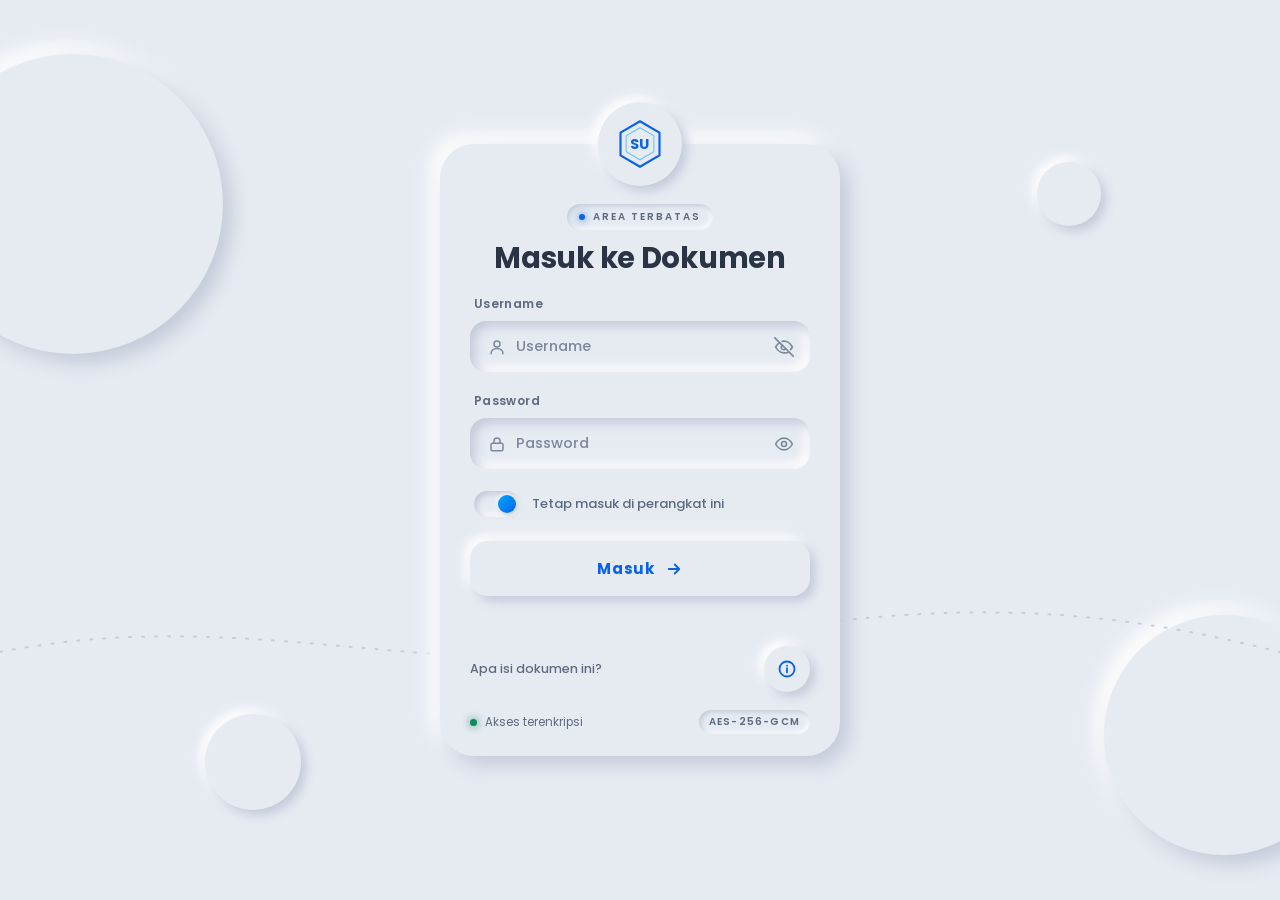
<file: index.html>
<!DOCTYPE html>
<html lang="id">
<head>
<meta charset="utf-8">
<meta name="viewport" content="width=device-width, initial-scale=1, viewport-fit=cover">
<meta name="robots" content="noindex,nofollow">
<meta name="description" content="Spesifikasi Umum 2025 - Spesifikasi Teknis Jalan dan Jembatan. Akses terbatas.">
<meta name="color-scheme" content="light dark">
<title>Area Terbatas - Spesifikasi Umum 2025</title>
<link rel="preconnect" href="https://fonts.googleapis.com"><link rel="preconnect" href="https://fonts.gstatic.com" crossorigin>
<link href="https://fonts.googleapis.com/css2?family=Poppins:wght@400;500;600;700&display=swap" rel="stylesheet">
<meta name="theme-color" content="#e6ebf2" media="(prefers-color-scheme: light)"><meta name="theme-color" content="#22262e" media="(prefers-color-scheme: dark)">
<meta name="mobile-web-app-capable" content="yes">
<meta name="apple-mobile-web-app-capable" content="yes">
<meta name="apple-mobile-web-app-title" content="Spek Umum 2025">
<meta name="apple-mobile-web-app-status-bar-style" content="black-translucent">
<link rel="manifest" href="manifest.webmanifest">
<link rel="apple-touch-icon" href="icon-192.png">
<link rel="icon" type="image/png" href="icon-192.png">
<link rel="stylesheet" href="login.css?v=dd2a94a86a">
</head>
<body>
<div class="bg" aria-hidden="true"><i class="c c1"></i><i class="c c2"></i><i class="c c3"></i><i class="c c4"></i><svg class="road" viewBox="0 0 400 120" preserveAspectRatio="none"><path d="M0 70 C80 20 140 110 220 60 S350 30 400 70"/></svg></div>

<div class="scene" id="scene"><div class="flip">
<main class="box" id="box">
<div class="emb" aria-hidden="true"><svg viewBox="0 0 48 48"><path class="hx" d="M24 3l18 10.5v21L24 45 6 34.5v-21z"/><path class="hx2" d="M24 9l12.8 7.4v14.8L24 38.6 11.2 31.2V16.4z"/><text x="24" y="29" text-anchor="middle">SU</text></svg></div>
<div class="ttl"><span class="pill"><i></i>AREA TERBATAS</span><h1>Masuk ke Dokumen</h1></div>

<form id="f" method="post" action="javascript:void(0)" autocomplete="on" novalidate>
<label for="u">Username</label>
<div class="f"><svg class="ic" width="18" height="18" viewBox="0 0 24 24" fill="none" stroke="currentColor" stroke-width="2" stroke-linecap="round" stroke-linejoin="round"><circle cx="12" cy="8" r="4"/><path d="M4 21c0-4.4 3.6-7 8-7s8 2.6 8 7"/></svg><input id="u" name="username" placeholder="Username" style="padding-right:50px" autocomplete="username" autocapitalize="none" autocorrect="off" spellcheck="false"><button type="button" class="eye" id="eyeu" aria-label="Sembunyikan username" title="Sembunyikan username"><svg width="20" height="20" viewBox="0 0 24 24" fill="none" stroke="currentColor" stroke-width="2" stroke-linecap="round" stroke-linejoin="round"><path d="M17.9 17.9A10.9 10.9 0 0 1 12 19c-6.5 0-10-7-10-7a18 18 0 0 1 4.1-5M9.9 5.2A10 10 0 0 1 12 5c6.5 0 10 7 10 7a18 18 0 0 1-2.2 3.2M1 1l22 22"/><path d="M14.1 14.1a3 3 0 1 1-4.2-4.2"/></svg></button></div>
<label for="p">Password <em id="caps" hidden>Caps Lock aktif</em></label>
<div class="f"><svg class="ic" width="18" height="18" viewBox="0 0 24 24" fill="none" stroke="currentColor" stroke-width="2" stroke-linecap="round" stroke-linejoin="round"><rect x="4" y="11" width="16" height="10" rx="2"/><path d="M8 11V8a4 4 0 018 0v3"/></svg><input id="p" name="password" placeholder="Password" style="padding-right:50px" type="password" autocomplete="current-password"><button type="button" class="eye" id="eye" aria-label="Lihat password" title="Lihat password"><svg width="20" height="20" viewBox="0 0 24 24" fill="none" stroke="currentColor" stroke-width="2" stroke-linecap="round" stroke-linejoin="round"><path d="M2 12s3.5-7 10-7 10 7 10 7-3.5 7-10 7S2 12 2 12z"/><circle cx="12" cy="12" r="3"/></svg></button></div>
<label class="keep" for="keep"><input type="checkbox" id="keep" checked><span class="sw"></span><span>Tetap masuk di perangkat ini</span></label>
<button id="go" type="submit"><span>Masuk</span><svg width="18" height="18" viewBox="0 0 24 24" fill="none" stroke="currentColor" stroke-width="2.4" stroke-linecap="round" stroke-linejoin="round"><path d="M5 12h14M13 6l6 6-6 6"/></svg></button></form>
<div id="msg" role="alert"></div>
<button id="inst" type="button"><svg width="18" height="18" viewBox="0 0 24 24" fill="none" stroke="currentColor" stroke-width="2" stroke-linecap="round" stroke-linejoin="round"><path d="M12 3v12M7 10l5 5 5-5M5 21h14"/></svg><span>Instal Aplikasi</span></button><div id="ios" role="note"></div>
<div class="flipbar"><span>Apa isi dokumen ini?</span><button type="button" class="rnd" id="info" aria-label="Lihat keterangan dokumen" title="Tentang dokumen"><svg width="20" height="20" viewBox="0 0 24 24" fill="none" stroke="currentColor" stroke-width="2.2" stroke-linecap="round" stroke-linejoin="round"><circle cx="12" cy="12" r="9"/><path d="M12 11v5M12 8h.01"/></svg></button></div>
<footer class="sec"><span class="lock"><i class="dot"></i>Akses terenkripsi</span><span class="mono">AES-256-GCM</span></footer>
</main>
<aside class="back" id="back" aria-label="Tentang dokumen" inert>
<div class="emb" aria-hidden="true"><svg viewBox="0 0 48 48"><path class="hx" d="M24 3l18 10.5v21L24 45 6 34.5v-21z"/><path class="hx2" d="M24 9l12.8 7.4v14.8L24 38.6 11.2 31.2V16.4z"/><text x="24" y="29" text-anchor="middle">SU</text></svg></div>
<div class="ttl"><span class="pill"><i></i>TENTANG DOKUMEN</span><h2>Spesifikasi Umum 2025</h2><p>Untuk Pekerjaan Konstruksi Jalan dan Jembatan</p></div>
<div class="scroll">
<p class="meta"><b>Kementerian Pekerjaan Umum</b><br>Direktorat Jenderal Bina Marga<br>SE Dirjen Bina Marga No. 07/SE/Db/2025</p>
<p>Acuan teknis bagi penyelenggara jalan dan penyedia jasa untuk pelaksanaan pekerjaan, penerimaan hasil, serta pengukuran dan pembayaran, agar mutu, administrasi, dan waktu tertib dan dapat dipertanggungjawabkan.</p>
<h3>Baru di edisi 2025</h3>
<div class="chips"><span>BIM</span><span>SMKK</span><span>Tempat istirahat &amp; fasilitas pelayanan</span><span>Penerimaan dengan IRI awal rata-rata</span></div>
<h3>Isi dokumen</h3>
<ol class="divs"><li><b>01</b><span>Umum &amp; Penerapan SMKK</span></li><li><b>02</b><span>Drainase</span></li><li><b>03</b><span>Pekerjaan Tanah &amp; Geosintetik</span></li><li><b>04</b><span>Pekerjaan Preventif</span></li><li><b>05</b><span>Perkerasan Berbutir &amp; Beton Semen</span></li><li><b>06</b><span>Perkerasan Aspal</span></li><li><b>07</b><span>Struktur</span></li><li><b>08</b><span>Rehabilitasi Jembatan</span></li><li><b>09</b><span>Pekerjaan Harian &amp; Lain-lain</span></li><li><b>10</b><span>Pekerjaan Pemeliharaan</span></li><li class="wide"><b>+</b><span>Lampiran</span></li></ol>
</div>
<div class="flipbar"><span>Kembali ke login</span><button type="button" class="rnd" id="back-btn" aria-label="Kembali ke login" title="Kembali"><svg width="20" height="20" viewBox="0 0 24 24" fill="none" stroke="currentColor" stroke-width="2.4" stroke-linecap="round" stroke-linejoin="round"><path d="M19 12H5M11 6l-6 6 6 6"/></svg></button></div>
</aside>
</div></div>

<noscript><p style="position:relative;z-index:3;text-align:center;padding:20px">Halaman ini membutuhkan JavaScript.</p></noscript>
<div id="splash" role="status"><div class="spin"></div><div>Sesi ditemukan, masuk otomatis...</div></div>
<script src="vault.js?v=c6f2a9ae7b"></script>
<script src="auth.js?v=c312f9a184"></script>
<script src="pwa.js?v=7c41b17348"></script>
</body>
</html>
</file>
<file: login.css>
/* Login Spek Umum 2025 - gaya neumorphism (kartu timbul lembut, kolom tenggelam, aksen biru).
   Warna dibuat sebagai token di :root; varian gelap mengikuti pengaturan perangkat. */
:root{
  --bg:#e6ebf2;--sd:#c2cad8;--sl:#ffffff;
  --fg:#2b3445;--mut:#5d6a80;--ph:#7d889c;
  --ac:#0a62e8;--ac2:#00a6ff;--on-ac:#ffffff;
  --bad:#c62848;--ok:#0f8a5f;
  --sans:"Poppins","Segoe UI",system-ui,sans-serif;
  --raise:9px 9px 20px var(--sd),-9px -9px 20px var(--sl);
  --raise-s:5px 5px 11px var(--sd),-5px -5px 11px var(--sl);
  --press:inset 5px 5px 11px var(--sd),inset -5px -5px 11px var(--sl);
  box-sizing:border-box;padding-top:env(safe-area-inset-top,0px);padding-bottom:env(safe-area-inset-bottom,0px)}
:root:not([data-theme="light"]){color-scheme:light dark}
@media(prefers-color-scheme:dark){:root:not([data-theme="light"]){
  --bg:#22262e;--sd:#16191f;--sl:#2e333d;
  --fg:#e6ebf5;--mut:#a3adc0;--ph:#8792a6;
  --ac:#5aa2ff;--ac2:#38c4ff;--on-ac:#06142b;
  --bad:#ff7d97;--ok:#4fdca8}}
:root[data-theme="dark"]{
  --bg:#22262e;--sd:#16191f;--sl:#2e333d;--fg:#e6ebf5;--mut:#a3adc0;--ph:#8792a6;--ac:#5aa2ff;--ac2:#38c4ff;--on-ac:#06142b;--bad:#ff7d97;--ok:#4fdca8}

*{box-sizing:border-box}html{height:100%}[hidden]{display:none!important}
body{margin:0;min-height:100%;background:var(--bg);color:var(--fg);font:400 14.5px/1.5 var(--sans);display:flex;align-items:center;justify-content:center;padding:28px 18px;overflow-x:hidden}

/* latar: lingkaran timbul + garis ruas jalan samar */
.bg{position:fixed;inset:0;z-index:0;overflow:hidden;background:var(--bg)}
.c{position:absolute;border-radius:50%;background:var(--bg);box-shadow:var(--raise)}
.c1{width:min(34vw,300px);aspect-ratio:1;left:-6vw;top:6vh}
.c2{width:min(8vw,64px);aspect-ratio:1;right:14vw;top:18vh;box-shadow:var(--raise-s)}
.c3{width:min(26vw,240px);aspect-ratio:1;right:-5vw;bottom:5vh}
.c4{width:min(12vw,96px);aspect-ratio:1;left:16vw;bottom:10vh;box-shadow:var(--raise-s)}
.road{position:absolute;left:0;right:0;bottom:22vh;width:100%;height:120px;opacity:.9}
.road path{fill:none;stroke:var(--sd);stroke-width:2;stroke-dasharray:2 11;stroke-linecap:round;vector-effect:non-scaling-stroke}

/* kartu */
.box,.back{position:relative;width:100%;padding:34px 30px 22px;border-radius:34px;background:var(--bg);box-shadow:var(--raise);transition:box-shadow .3s;backface-visibility:hidden;-webkit-backface-visibility:hidden}
.scene{position:relative;z-index:1;width:100%;max-width:400px;perspective:1600px;animation:in .7s cubic-bezier(.2,.9,.3,1) backwards}
.flip{position:relative;transform-style:preserve-3d;transition:transform .8s cubic-bezier(.4,.2,.2,1)}
.scene.flipped .flip{transform:rotateY(180deg)}
@keyframes in{from{opacity:0;transform:translateY(22px) scale(.97)}}
.box.shake{animation:shk .42s}
@keyframes shk{20%,60%{transform:translateX(-9px)}40%,80%{transform:translateX(9px)}}
.box.granted{box-shadow:var(--raise),0 0 0 2px color-mix(in srgb,var(--ok) 55%,transparent)}

.emb{width:84px;height:84px;margin:-76px auto 0;border-radius:50%;background:var(--bg);box-shadow:var(--raise-s);display:grid;place-items:center}
.emb svg{width:52px;height:52px}
.hx{fill:var(--bg);stroke:var(--ac);stroke-width:2;stroke-linejoin:round}.hx2{fill:none;stroke:var(--ac2);stroke-width:1;opacity:.55}
.emb text{font:700 13px var(--sans);fill:var(--ac);letter-spacing:.04em}

.ttl{text-align:center;margin:18px 0 6px}
.pill{display:inline-flex;align-items:center;gap:8px;font:600 10px var(--sans);letter-spacing:.2em;color:var(--mut);padding:5px 12px;border-radius:999px;box-shadow:inset 2px 2px 5px var(--sd),inset -2px -2px 5px var(--sl)}
.pill i{width:6px;height:6px;border-radius:50%;background:var(--ac);box-shadow:0 0 8px var(--ac)}
h1{margin:12px 0 4px;font:700 clamp(25px,7vw,29px)/1.15 var(--sans);letter-spacing:-.01em;color:var(--fg)}
.ttl p{margin:0;color:var(--mut);font-size:12.5px;line-height:1.5}

label{display:flex;align-items:center;font:600 12px var(--sans);letter-spacing:.03em;margin:20px 4px 8px;color:var(--mut)}
label em{margin-left:auto;font:500 11px var(--sans);font-style:normal;color:var(--bad);animation:bl 1s infinite}
@keyframes bl{50%{opacity:.4}}
.f{position:relative}
.ic{position:absolute;left:18px;top:50%;transform:translateY(-50%);color:var(--ph);pointer-events:none;transition:color .2s}
.f input{width:100%;font:500 14.5px var(--sans);padding:15px 16px 15px 46px;border:0;border-radius:16px;background:var(--bg);color:var(--fg);box-shadow:var(--press);transition:box-shadow .2s}
.f input::placeholder{color:var(--ph)}
.f input:focus{outline:0;box-shadow:var(--press),0 0 0 2px var(--ac)}
.f:focus-within .ic{color:var(--ac)}
.f input:-webkit-autofill{-webkit-text-fill-color:var(--fg);box-shadow:var(--press),0 0 0 100px var(--bg) inset}
.eye{position:absolute;right:6px;top:50%;transform:translateY(-50%);width:40px;height:40px;margin:0;padding:0;display:grid;place-items:center;border:0;border-radius:50%;background:none;color:var(--ph);cursor:pointer;transition:color .2s}.eye:hover{color:var(--ac)}

.keep{display:flex;align-items:center;gap:12px;margin:22px 4px 0;font:500 13px var(--sans);letter-spacing:0;color:var(--mut);cursor:pointer;user-select:none;-webkit-user-select:none}
.keep input{position:absolute;opacity:0;width:1px;height:1px}
.sw{flex:none;width:46px;height:26px;border-radius:99px;background:var(--bg);box-shadow:inset 3px 3px 6px var(--sd),inset -3px -3px 6px var(--sl);position:relative}
.sw::after{content:"";position:absolute;left:4px;top:4px;width:18px;height:18px;border-radius:50%;background:var(--bg);box-shadow:2px 2px 5px var(--sd),-1px -1px 4px var(--sl);transition:transform .25s cubic-bezier(.3,1.6,.5,1),background .2s}
.keep input:checked+.sw::after{transform:translateX(20px);background:linear-gradient(135deg,var(--ac2),var(--ac))}
.keep input:focus-visible+.sw{outline:2px solid var(--ac);outline-offset:3px}

#go{position:relative;overflow:hidden;width:100%;margin-top:24px;display:flex;align-items:center;justify-content:center;gap:10px;font:700 15px var(--sans);letter-spacing:.06em;padding:16px;border:0;border-radius:18px;background:var(--bg);color:var(--ac);cursor:pointer;box-shadow:var(--raise-s);transition:box-shadow .2s,color .2s,background .25s}
#go:hover,#go:focus-visible{background:linear-gradient(120deg,var(--ac),var(--ac2));color:var(--on-ac)}
#go:active{box-shadow:var(--press);transform:translateY(1px)}
#go svg{transition:transform .2s}#go:hover svg{transform:translateX(4px)}
#go:disabled{cursor:wait}
#go.ld{background:linear-gradient(120deg,var(--ac),var(--ac2));color:var(--on-ac);animation:pl .7s ease-in-out infinite alternate}
@keyframes pl{to{filter:brightness(1.15)}}
button:focus-visible{outline:2px solid var(--ac);outline-offset:3px}

#msg{min-height:22px;margin-top:14px;font:500 12.5px/1.5 var(--sans);color:var(--bad);text-align:center}#msg.ok{color:var(--ok)}
#inst{display:none;width:100%;margin-top:4px;font:600 13px var(--sans);padding:12px;border:0;border-radius:16px;background:var(--bg);color:var(--ac);box-shadow:var(--raise-s);cursor:pointer;align-items:center;justify-content:center;gap:8px}
#inst:active{box-shadow:var(--press)}
#ios{display:none;margin-top:12px;padding:12px 14px;border-radius:16px;box-shadow:var(--press);font-size:12.5px;color:var(--mut)}
.sec{display:flex;justify-content:space-between;align-items:center;gap:10px;margin-top:18px;font-size:11.5px;color:var(--mut)}
.dot{display:inline-block;width:7px;height:7px;margin-right:8px;border-radius:50%;background:var(--ok);box-shadow:0 0 8px var(--ok);animation:bl 1.8s ease-in-out infinite}
.mono{font:600 10px var(--sans);letter-spacing:.12em;padding:4px 10px;border-radius:999px;box-shadow:inset 2px 2px 5px var(--sd),inset -2px -2px 5px var(--sl)}

#splash{position:fixed;inset:0;z-index:5;display:none;place-content:center;justify-items:center;gap:20px;background:var(--bg);font:600 13px var(--sans);letter-spacing:.06em;color:var(--mut)}
body.auto #splash{display:grid}body.auto .scene{visibility:hidden}
.spin{width:78px;height:78px;border-radius:50%;background:var(--bg);box-shadow:var(--raise-s);border:4px solid transparent;border-top-color:var(--ac);border-right-color:var(--ac2);animation:rt .9s linear infinite}
@keyframes rt{to{transform:rotate(360deg)}}
@media(max-width:380px){.box{padding:30px 20px 18px}.ttl p{font-size:12px}}
@media(max-height:640px){.emb{margin-top:-62px;width:72px;height:72px}.box{margin-top:50px}}
@media(prefers-reduced-motion:reduce){*,*::before,*::after{animation:none!important;transition:none!important}.spin{animation:rt 2s linear infinite!important}}

/* sisi belakang kartu: keterangan dokumen */
.back{position:absolute;inset:0;display:flex;flex-direction:column;transform:rotateY(180deg);backface-visibility:hidden;-webkit-backface-visibility:hidden}
h2{margin:12px 0 4px;font:700 clamp(21px,6vw,24px)/1.15 var(--sans);color:var(--fg)}
.back .ttl{margin-bottom:0}
.scroll{flex:1;min-height:0;overflow-y:auto;margin:10px -8px 0;padding:8px 8px 26px;-webkit-mask-image:linear-gradient(#000 calc(100% - 30px),transparent);mask-image:linear-gradient(#000 calc(100% - 30px),transparent);scrollbar-width:thin;scrollbar-color:var(--sd) transparent}
.scroll p{margin:0 0 12px;font-size:12.5px;line-height:1.6;color:var(--mut)}
.scroll .meta{padding:12px 14px;border-radius:16px;box-shadow:var(--press);text-align:center;font-size:12px}
.scroll .meta b{color:var(--fg);font-weight:600}
h3{margin:16px 2px 9px;font:600 11px var(--sans);letter-spacing:.14em;text-transform:uppercase;color:var(--ac)}
.chips{display:flex;flex-wrap:wrap;gap:8px}
.chips span{font:600 11px var(--sans);padding:6px 12px;border-radius:999px;color:var(--fg);box-shadow:var(--raise-s);box-shadow:3px 3px 7px var(--sd),-3px -3px 7px var(--sl)}
.divs{list-style:none;margin:0;padding:0;display:grid;grid-template-columns:1fr;gap:10px}
.divs li{display:flex;align-items:center;gap:12px;padding:8px 12px 8px 8px;border-radius:14px;box-shadow:var(--press);font-size:12.5px;font-weight:500;color:var(--fg);line-height:1.3}
.divs b{flex:none;width:30px;height:30px;border-radius:50%;display:grid;place-items:center;font:700 11px var(--sans);color:var(--ac);background:var(--bg);box-shadow:3px 3px 6px var(--sd),-3px -3px 6px var(--sl)}
.flipbar{display:flex;align-items:center;justify-content:space-between;gap:12px;margin-top:14px;font:500 12.5px var(--sans);color:var(--mut)}
.rnd{flex:none;width:46px;height:46px;display:grid;place-items:center;border:0;border-radius:50%;background:var(--bg);color:var(--ac);cursor:pointer;box-shadow:var(--raise-s);transition:box-shadow .2s,background .25s,color .2s}
.rnd:hover,.rnd:focus-visible{background:linear-gradient(135deg,var(--ac),var(--ac2));color:var(--on-ac)}
.rnd:active{box-shadow:var(--press)}
.f input.hide{-webkit-text-security:disc}
@media(max-width:380px){.divs li{font-size:12px}}
/* hanya sisi yang menghadap yang menerima klik/sentuh */
.scene:not(.flipped) .back{pointer-events:none}
.scene.flipped .box{pointer-events:none}
</file>
